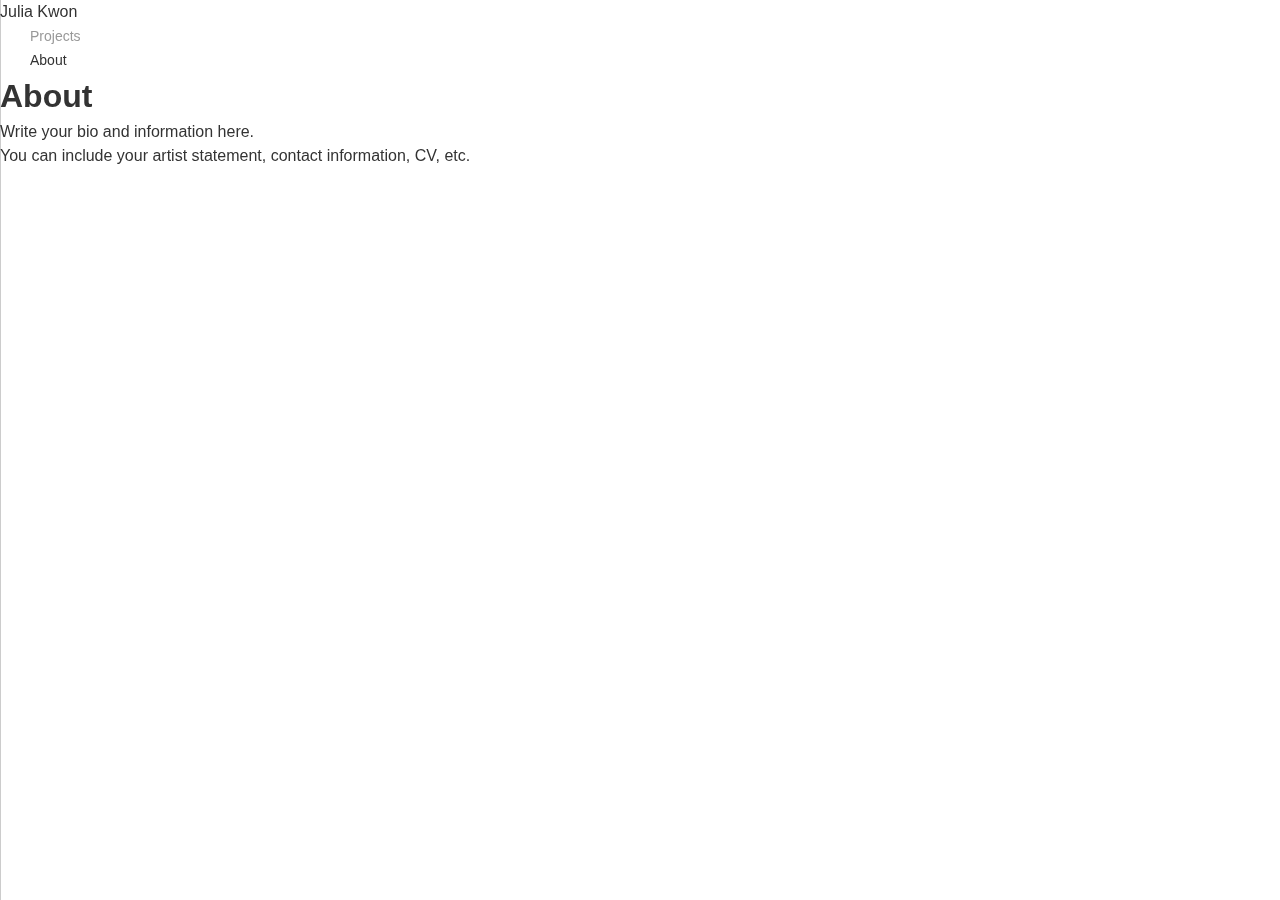
<file: about.html>
<!DOCTYPE html>
<html lang="en">
<head>
  <meta charset="UTF-8">
  <meta name="viewport" content="width=device-width, initial-scale=1.0">
  <title>About | Julia Kwon</title>
  <link rel="stylesheet" href="style.css">
</head>
<body>
  <!-- Navigation -->
  <div class="navigation">
    <div class="name"><a href="index.html">Julia Kwon</a></div>
    <div class="nav-links">
      <div class="projects"><a href="projects.html">Projects</a></div>
      <div class="about"><a href="about.html" class="active">About</a></div>
    </div>
  </div>
  
  <!-- Grid with vertical lines -->
  <div class="grid-container">
    <!-- Vertical grid lines -->
    <div class="grid-lines">
      <div class="grid-line line-1"></div>
      <div class="grid-line line-2"></div>
      <div class="grid-line line-3"></div>
      <div class="grid-line line-4"></div>
      <div class="grid-line line-5"></div>
      <div class="grid-line line-6"></div>
      <div class="grid-line line-7"></div>
      <div class="grid-line line-8"></div>
      <div class="grid-line line-9"></div>
      <div class="grid-line line-10"></div>
      <div class="grid-line line-11"></div>
      <div class="grid-line line-12"></div>
    </div>
    
    <!-- About content -->
    <div class="about-content">
      <h1>About</h1>
      <p>Write your bio and information here.</p>
      <p>You can include your artist statement, contact information, CV, etc.</p>
    </div>
  </div>

  <script src="main.js"></script>
</body>
</html>
</file>
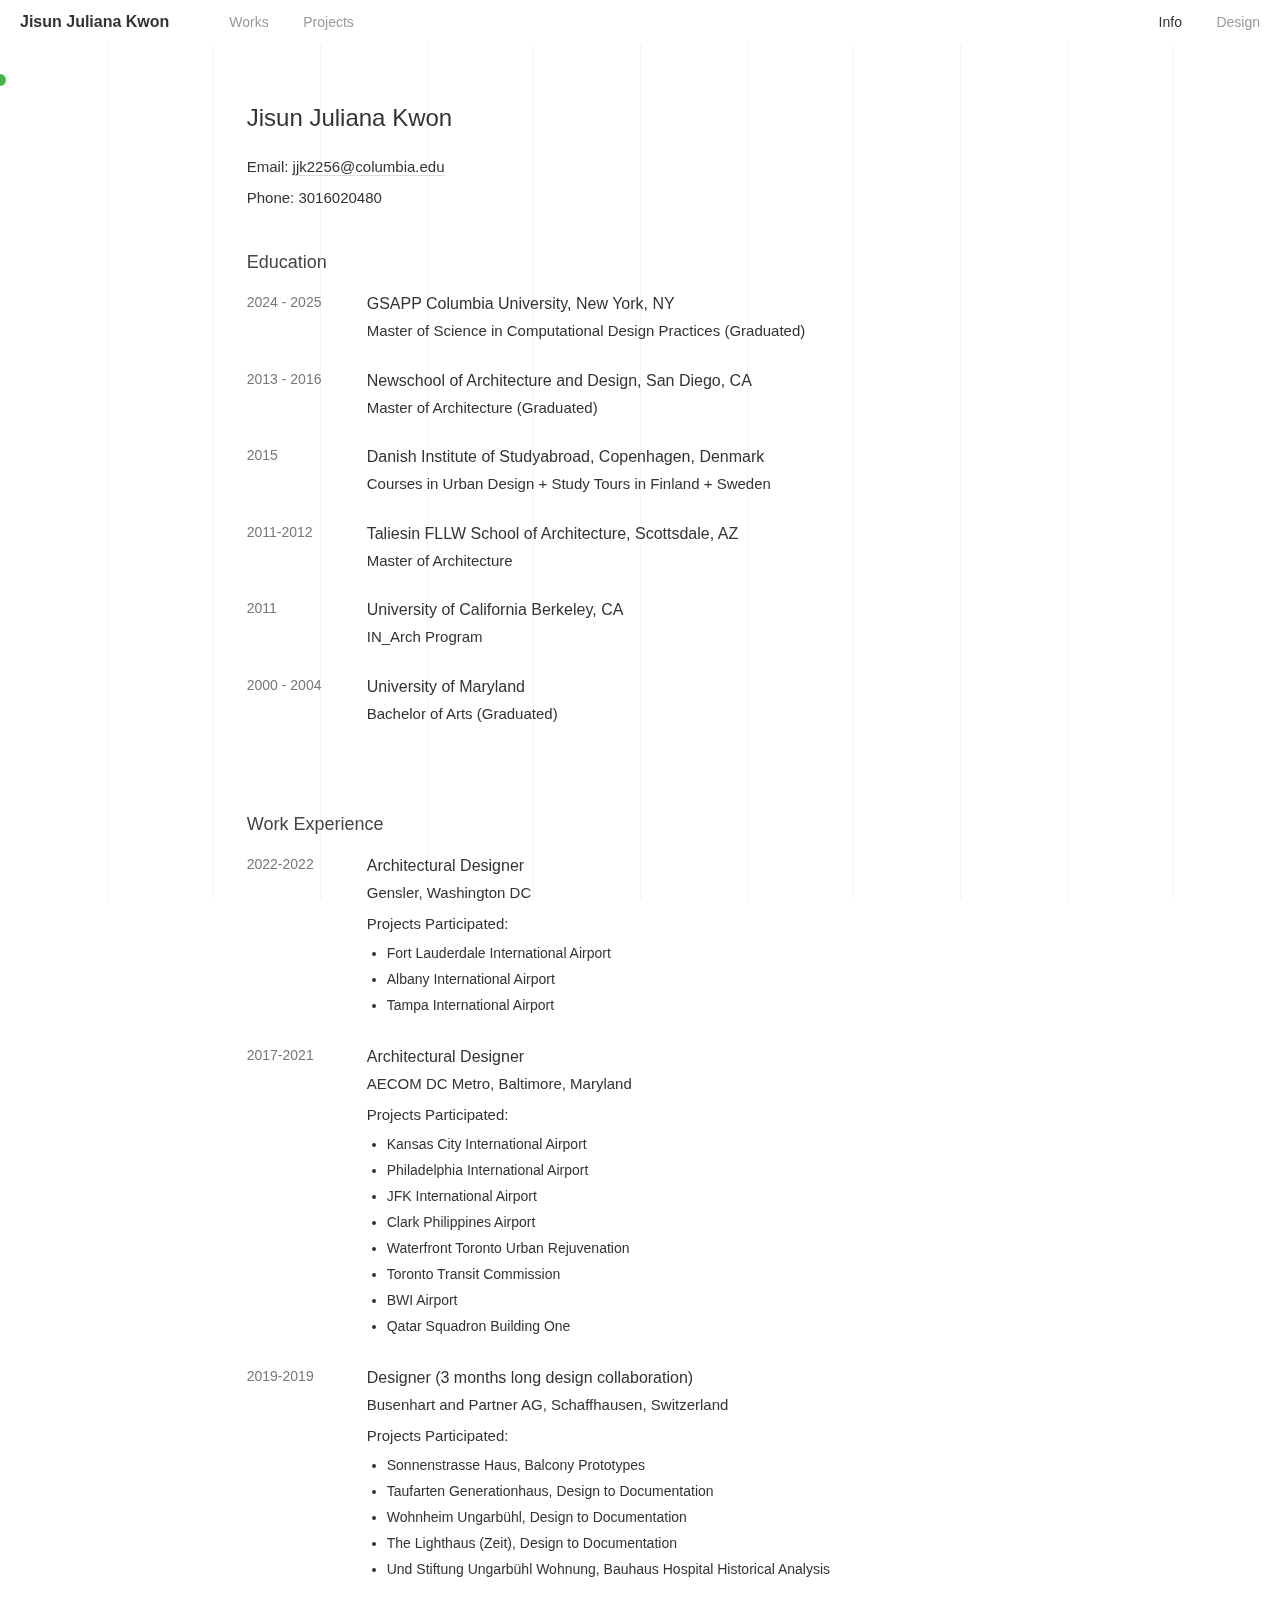
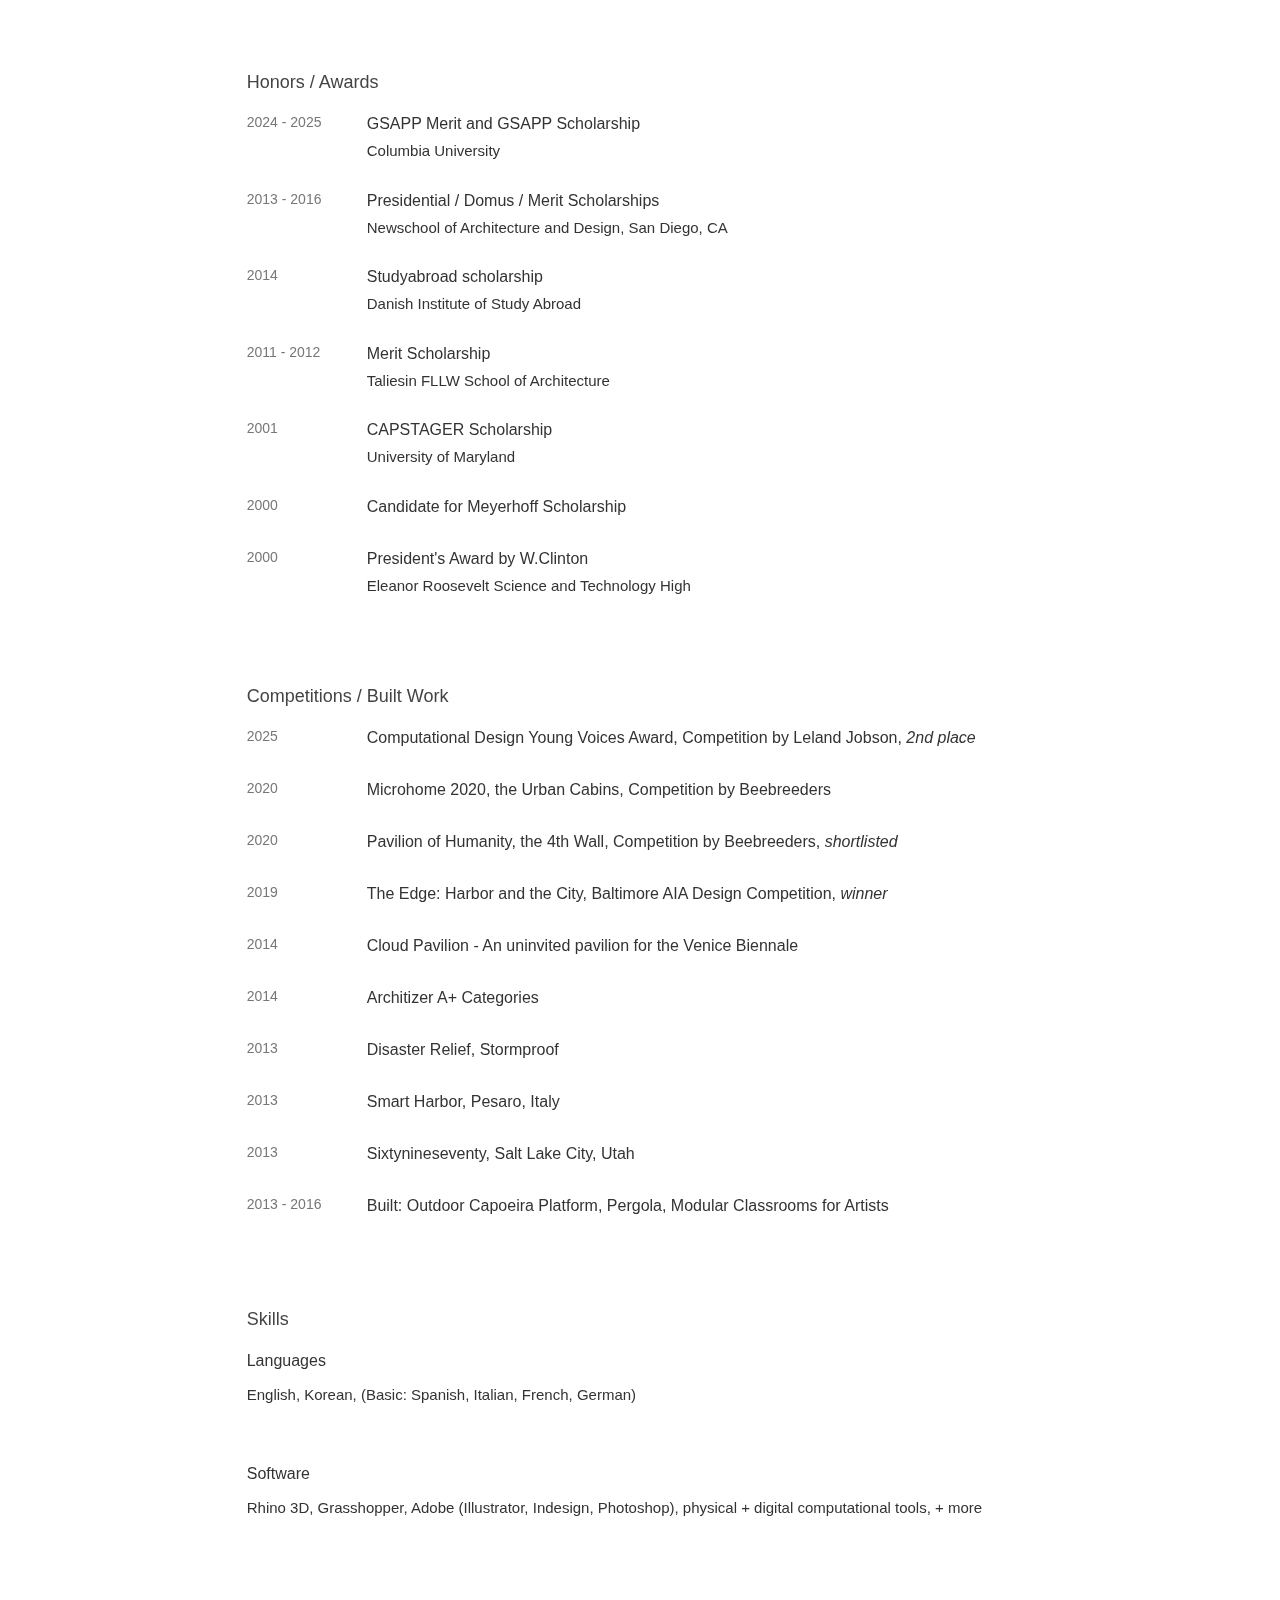
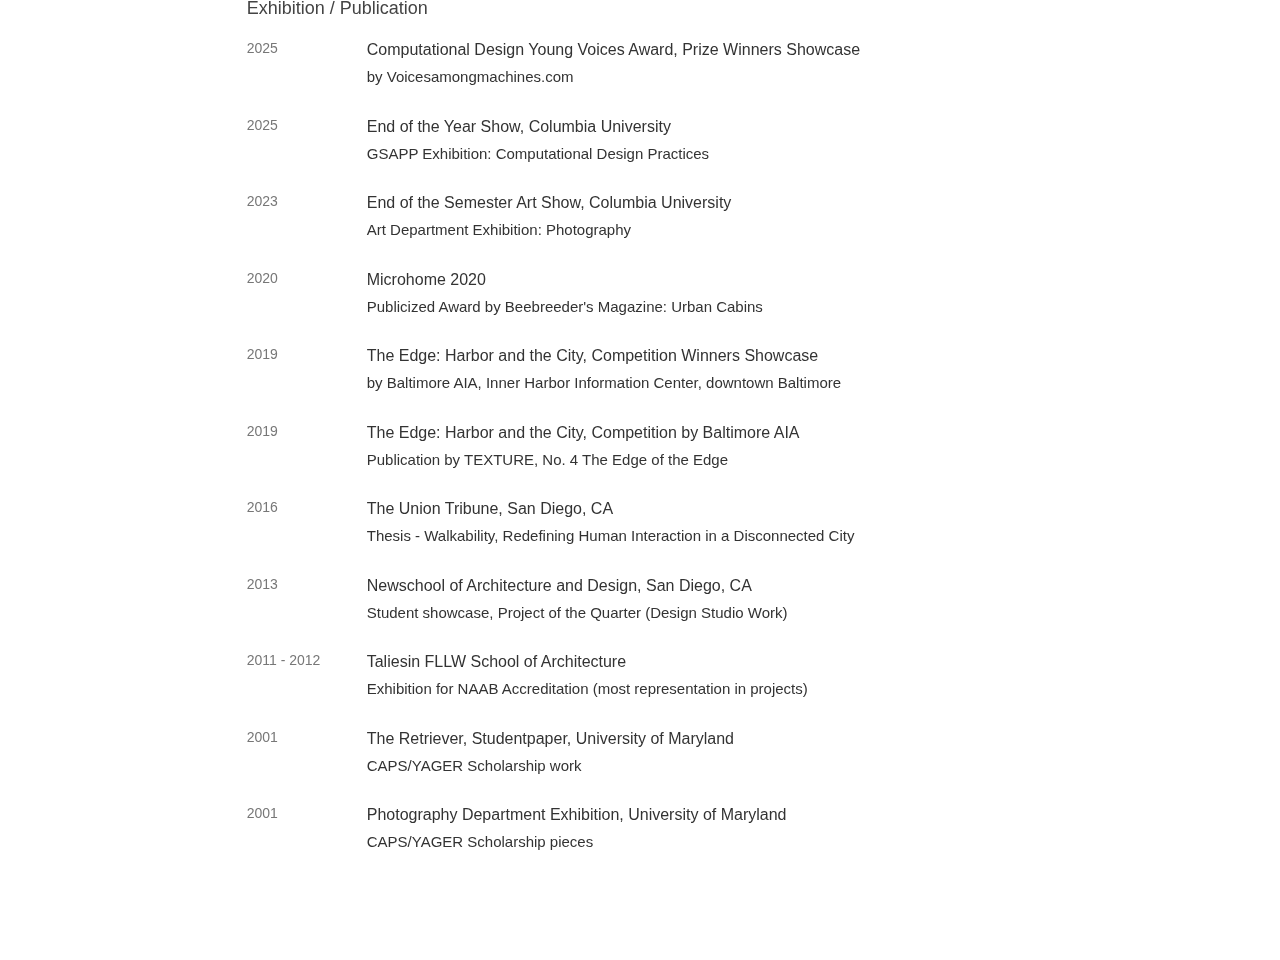
<file: info.html>
<!DOCTYPE html>
<html lang="en">
<head>
    <meta charset="UTF-8">
    <meta name="viewport" content="width=device-width, initial-scale=1.0, maximum-scale=1.0, user-scalable=no">
    <title>Info | Jisun Juliana Kwon</title>
    <link rel="stylesheet" href="style.css">
    <link rel="icon" type="image/svg+xml" href="green-circle-favicon.svg">
    <link rel="alternate icon" href="favicon.ico" type="image/x-icon">
</head>
<body>
    <!-- Custom Cursor -->
    <div class="cursor-dot" id="cursor-dot"></div>
    
    <!-- Vertical Grid Lines -->
    <div class="grid-lines" id="grid-lines">
        <!-- Grid lines will be created by JavaScript -->
    </div>

    <header>
        <a href="index.html" class="logo">Jisun Juliana Kwon</a>
        <div class="nav-container">
            <div class="nav-left">
                <div class="nav-links">
                    <a href="index.html" id="works-link" data-section="works">Works</a>
                    <a href="index.html#projects" id="projects-link" data-section="projects">Projects</a>
                </div>
            </div>
            <div class="nav-right">
                <div class="nav-links">
                    <a href="info.html" class="active">Info</a>
                    <a href="https://publuu.com/flip-book/906627/1984875" target="_blank">Design</a>
                </div>
            </div>
        </div>
    </header>
    
    <!-- Info Content -->
    <div class="info-container">
        <div class="info-content">
            <div class="info-section bio" style="border-bottom: none;">
                <h2 style="border-bottom: none; text-decoration: none; margin-bottom: 0; padding-bottom: 0;">Jisun Juliana Kwon</h2>
                <div class="bio-contact">
                    <p>Email: <a href="mailto:jjk2256@columbia.edu">jjk2256@columbia.edu</a></p>
                    <p>Phone: 3016020480</p>
                </div>
            </div>
            
            <div class="info-section cv">
                <div class="cv-section">
                    <h3>Education</h3>
                    
                    <div class="cv-entry">
                        <div class="cv-year">2024 - 2025</div>
                        <div class="cv-details">
                            <div class="cv-title">GSAPP Columbia University, New York, NY</div>
                            <div class="cv-institution">Master of Science in Computational Design Practices (Graduated)</div>
                        </div>
                    </div>
                    
                    <div class="cv-entry">
                        <div class="cv-year">2013 - 2016</div>
                        <div class="cv-details">
                            <div class="cv-title">Newschool of Architecture and Design, San Diego, CA</div>
                            <div class="cv-institution">Master of Architecture (Graduated)</div>
                        </div>
                    </div>
                    
                    <div class="cv-entry">
                        <div class="cv-year">2015</div>
                        <div class="cv-details">
                            <div class="cv-title">Danish Institute of Studyabroad, Copenhagen, Denmark</div>
                            <div class="cv-institution">Courses in Urban Design + Study Tours in Finland + Sweden</div>
                        </div>
                    </div>
                    
                    <div class="cv-entry">
                        <div class="cv-year">2011-2012</div>
                        <div class="cv-details">
                            <div class="cv-title">Taliesin FLLW School of Architecture, Scottsdale, AZ</div>
                            <div class="cv-institution">Master of Architecture</div>
                        </div>
                    </div>
                    
                    <div class="cv-entry">
                        <div class="cv-year">2011</div>
                        <div class="cv-details">
                            <div class="cv-title">University of California Berkeley, CA</div>
                            <div class="cv-institution">IN_Arch Program</div>
                        </div>
                    </div>
                    
                    <div class="cv-entry">
                        <div class="cv-year">2000 - 2004</div>
                        <div class="cv-details">
                            <div class="cv-title">University of Maryland</div>
                            <div class="cv-institution">Bachelor of Arts (Graduated)</div>
                        </div>
                    </div>
                </div>
                
                <div class="cv-section">
                    <h3>Work Experience</h3>
                    
                    <div class="cv-entry">
                        <div class="cv-year">2022-2022</div>
                        <div class="cv-details">
                            <div class="cv-title">Architectural Designer</div>
                            <div class="cv-institution">Gensler, Washington DC</div>
                            <div class="cv-projects">Projects Participated:</div>
                            <ul class="cv-description">
                                <li>Fort Lauderdale International Airport</li>
                                <li>Albany International Airport</li>
                                <li>Tampa International Airport</li>
                            </ul>
                        </div>
                    </div>
                    
                    <div class="cv-entry">
                        <div class="cv-year">2017-2021</div>
                        <div class="cv-details">
                            <div class="cv-title">Architectural Designer</div>
                            <div class="cv-institution">AECOM DC Metro, Baltimore, Maryland</div>
                            <div class="cv-projects">Projects Participated:</div>
                            <ul class="cv-description">
                                <li>Kansas City International Airport</li>
                                <li>Philadelphia International Airport</li>
                                <li>JFK International Airport</li>
                                <li>Clark Philippines Airport</li>
                                <li>Waterfront Toronto Urban Rejuvenation</li>
                                <li>Toronto Transit Commission</li>
                                <li>BWI Airport</li>
                                <li>Qatar Squadron Building One</li>
                            </ul>
                        </div>
                    </div>
                    
                    <div class="cv-entry">
                        <div class="cv-year">2019-2019</div>
                        <div class="cv-details">
                            <div class="cv-title">Designer (3 months long design collaboration)</div>
                            <div class="cv-institution">Busenhart and Partner AG, Schaffhausen, Switzerland</div>
                            <div class="cv-projects">Projects Participated:</div>
                            <ul class="cv-description">
                                <li>Sonnenstrasse Haus, Balcony Prototypes</li>
                                <li>Taufarten Generationhaus, Design to Documentation</li>
                                <li>Wohnheim Ungarbühl, Design to Documentation</li>
                                <li>The Lighthaus (Zeit), Design to Documentation</li>
                                <li>Und Stiftung Ungarbühl Wohnung, Bauhaus Hospital Historical Analysis</li>
                            </ul>
                        </div>
                    </div>
                </div>
                
                <div class="cv-section">
                    <h3>Honors / Awards</h3>
                    
                    <div class="cv-entry">
                        <div class="cv-year">2024 - 2025</div>
                        <div class="cv-details">
                            <div class="cv-title">GSAPP Merit and GSAPP Scholarship</div>
                            <div class="cv-institution">Columbia University</div>
                        </div>
                    </div>
                    
                    <div class="cv-entry">
                        <div class="cv-year">2013 - 2016</div>
                        <div class="cv-details">
                            <div class="cv-title">Presidential / Domus / Merit Scholarships</div>
                            <div class="cv-institution">Newschool of Architecture and Design, San Diego, CA</div>
                        </div>
                    </div>
                    
                    <div class="cv-entry">
                        <div class="cv-year">2014</div>
                        <div class="cv-details">
                            <div class="cv-title">Studyabroad scholarship</div>
                            <div class="cv-institution">Danish Institute of Study Abroad</div>
                        </div>
                    </div>
                    
                    <div class="cv-entry">
                        <div class="cv-year">2011 - 2012</div>
                        <div class="cv-details">
                            <div class="cv-title">Merit Scholarship</div>
                            <div class="cv-institution">Taliesin FLLW School of Architecture</div>
                        </div>
                    </div>
                    
                    <div class="cv-entry">
                        <div class="cv-year">2001</div>
                        <div class="cv-details">
                            <div class="cv-title">CAPSTAGER Scholarship</div>
                            <div class="cv-institution">University of Maryland</div>
                        </div>
                    </div>
                    
                    <div class="cv-entry">
                        <div class="cv-year">2000</div>
                        <div class="cv-details">
                            <div class="cv-title">Candidate for Meyerhoff Scholarship</div>
                        </div>
                    </div>
                    
                    <div class="cv-entry">
                        <div class="cv-year">2000</div>
                        <div class="cv-details">
                            <div class="cv-title">President's Award by W.Clinton</div>
                            <div class="cv-institution">Eleanor Roosevelt Science and Technology High</div>
                        </div>
                    </div>
                </div>
                
                <div class="cv-section">
                    <h3>Competitions / Built Work</h3>

                    <div class="cv-entry">
                        <div class="cv-year">2025</div>
                        <div class="cv-details">
                            <div class="cv-title">Computational Design Young Voices Award, Competition by Leland Jobson, <em>2nd place</em></div>
                        </div>
                    </div>
                    
                    <div class="cv-entry">
                        <div class="cv-year">2020</div>
                        <div class="cv-details">
                            <div class="cv-title">Microhome 2020, the Urban Cabins, Competition by Beebreeders</div>
                        </div>
                    </div>
                    
                    <div class="cv-entry">
                        <div class="cv-year">2020</div>
                        <div class="cv-details">
                            <div class="cv-title">Pavilion of Humanity, the 4th Wall, Competition by Beebreeders, <em>shortlisted</em></div>
                        </div>
                    </div>
                    
                    <div class="cv-entry">
                        <div class="cv-year">2019</div>
                        <div class="cv-details">
                            <div class="cv-title">The Edge: Harbor and the City, Baltimore AIA Design Competition, <em>winner</em></div>
                        </div>
                    </div>
                    
                    <div class="cv-entry">
                        <div class="cv-year">2014</div>
                        <div class="cv-details">
                            <div class="cv-title">Cloud Pavilion - An uninvited pavilion for the Venice Biennale</div>
                        </div>
                    </div>
                    
                    <div class="cv-entry">
                        <div class="cv-year">2014</div>
                        <div class="cv-details">
                            <div class="cv-title">Architizer A+ Categories</div>
                        </div>
                    </div>
                    
                    <div class="cv-entry">
                        <div class="cv-year">2013</div>
                        <div class="cv-details">
                            <div class="cv-title">Disaster Relief, Stormproof</div>
                        </div>
                    </div>
                    
                    <div class="cv-entry">
                        <div class="cv-year">2013</div>
                        <div class="cv-details">
                            <div class="cv-title">Smart Harbor, Pesaro, Italy</div>
                        </div>
                    </div>
                    
                    <div class="cv-entry">
                        <div class="cv-year">2013</div>
                        <div class="cv-details">
                            <div class="cv-title">Sixtynineseventy, Salt Lake City, Utah</div>
                        </div>
                    </div>
                    
                    <div class="cv-entry">
                        <div class="cv-year">2013 - 2016</div>
                        <div class="cv-details">
                            <div class="cv-title">Built: Outdoor Capoeira Platform, Pergola, Modular Classrooms for Artists</div>
                        </div>
                    </div>
                </div>
                
                <div class="cv-section">
                    <h3>Skills</h3>
                    
                    <div class="skills-container">
                        <div class="skills-category">
                            <h4>Languages</h4>
                            <p>English, Korean, (Basic: Spanish, Italian, French, German)</p>
                        </div>
                        
                        <div class="skills-category">
                            <h4>Software</h4>
                            <p>Rhino 3D, Grasshopper, Adobe (Illustrator, Indesign, Photoshop), physical + digital computational tools, + more</p>
                        </div>
                    </div>
                </div>
                
                <div class="cv-section">
                    <h3>Exhibition / Publication</h3>

                    <div class="cv-entry">
                        <div class="cv-year">2025</div>
                        <div class="cv-details">
                            <div class="cv-title">Computational Design Young Voices Award, Prize Winners Showcase</div>
                            <div class="cv-institution">by <a href="https://www.voicesamongmachines.com/" target="_blank">Voicesamongmachines.com</a></div>
                        </div>
                    </div>
                    
                    <div class="cv-entry">
                        <div class="cv-year">2025</div>
                        <div class="cv-details">
                            <div class="cv-title">End of the Year Show, Columbia University</div>
                            <div class="cv-institution">GSAPP Exhibition: Computational Design Practices</div>
                        </div>
                    </div>
                    
                    <div class="cv-entry">
                        <div class="cv-year">2023</div>
                        <div class="cv-details">
                            <div class="cv-title">End of the Semester Art Show, Columbia University</div>
                            <div class="cv-institution">Art Department Exhibition: Photography</div>
                        </div>
                    </div>
                    
                    <div class="cv-entry">
                        <div class="cv-year">2020</div>
                        <div class="cv-details">
                            <div class="cv-title">Microhome 2020</div>
                            <div class="cv-institution">Publicized Award by Beebreeder's Magazine: Urban Cabins</div>
                        </div>
                    </div>
                    
                    <div class="cv-entry">
                        <div class="cv-year">2019</div>
                        <div class="cv-details">
                            <div class="cv-title">The Edge: Harbor and the City, Competition Winners Showcase</div>
                            <div class="cv-institution">by Baltimore AIA, Inner Harbor Information Center, downtown Baltimore</div>
                        </div>
                    </div>
                    
                    <div class="cv-entry">
                        <div class="cv-year">2019</div>
                        <div class="cv-details">
                            <div class="cv-title">The Edge: Harbor and the City, Competition by Baltimore AIA</div>
                            <div class="cv-institution">Publication by TEXTURE, No. 4 The Edge of the Edge</div>
                        </div>
                    </div>
                    
                    <div class="cv-entry">
                        <div class="cv-year">2016</div>
                        <div class="cv-details">
                            <div class="cv-title">The Union Tribune, San Diego, CA</div>
                            <div class="cv-institution">Thesis - Walkability, Redefining Human Interaction in a Disconnected City</div>
                        </div>
                    </div>
                    
                    <div class="cv-entry">
                        <div class="cv-year">2013</div>
                        <div class="cv-details">
                            <div class="cv-title">Newschool of Architecture and Design, San Diego, CA</div>
                            <div class="cv-institution">Student showcase, Project of the Quarter (Design Studio Work)</div>
                        </div>
                    </div>
                    
                    <div class="cv-entry">
                        <div class="cv-year">2011 - 2012</div>
                        <div class="cv-details">
                            <div class="cv-title">Taliesin FLLW School of Architecture</div>
                            <div class="cv-institution">Exhibition for NAAB Accreditation (most representation in projects)</div>
                        </div>
                    </div>
                    
                    <div class="cv-entry">
                        <div class="cv-year">2001</div>
                        <div class="cv-details">
                            <div class="cv-title">The Retriever, Studentpaper, University of Maryland</div>
                            <div class="cv-institution">CAPS/YAGER Scholarship work</div>
                        </div>
                    </div>
                    
                    <div class="cv-entry">
                        <div class="cv-year">2001</div>
                        <div class="cv-details">
                            <div class="cv-title">Photography Department Exhibition, University of Maryland</div>
                            <div class="cv-institution">CAPS/YAGER Scholarship pieces</div>
                        </div>
                    </div>
                </div>
            </div>
        </div>
    </div>

    <script src="main.js"></script>
    <script>
        // Initialize when page loads
        document.addEventListener('DOMContentLoaded', function() {
            // Check if we're on GitHub Pages and update logo URL
            if (window.location.hostname === 'jjk2256.github.io') {
                document.querySelector('.logo').href = '/portfolio/index.html';
            }
            
            // Create grid lines
            if (typeof createGridLines === 'function') {
                createGridLines();
            }
            
            // Initialize custom cursor
            if (typeof initCustomCursor === 'function') {
                initCustomCursor();
            }
            
            // Handle navigation links
            document.querySelectorAll('a[data-section]').forEach(link => {
                link.addEventListener('click', function(e) {
                    e.preventDefault();
                    const section = this.getAttribute('data-section');
                    
                    // Add GitHub Pages path prefix if needed
                    const baseUrl = window.location.hostname === 'jjk2256.github.io' ? '/portfolio' : '';
                    
                    if (section === 'works') {
                        window.location.href = baseUrl + '/';
                    } else if (section === 'projects') {
                        window.location.href = baseUrl + '/#projects';
                    }
                });
            });
        });
    </script>
    
    <!-- GitHub Pages path handling -->
    <script>
        // Global function to fix all links when on GitHub Pages
        function fixGitHubPagesLinks() {
            if (window.location.hostname === 'jjk2256.github.io') {
                document.querySelectorAll('a[href]').forEach(link => {
                    const href = link.getAttribute('href');
                    
                    // Skip external links, hash links, mailto links and links that already use the correct format
                    if (href && !href.startsWith('http') && !href.startsWith('#') && 
                        !href.startsWith('mailto:')) {
                        
                        // For relative or absolute internal links, use getNavigationPath
                        if ((href.startsWith('/') || !href.includes('://')) && 
                            !href.startsWith('/portfolio/') && 
                            href !== '' && 
                            !href.startsWith('#')) {
                            
                            // Use getNavigationPath to ensure consistent path formatting
                            link.href = getNavigationPath(href);
                        }
                    }
                });
            }
        }
        
        // Run once on page load
        document.addEventListener('DOMContentLoaded', fixGitHubPagesLinks);
        
        // Run whenever content might be dynamically added or changed
        window.addEventListener('load', fixGitHubPagesLinks);
        document.addEventListener('DOMNodeInserted', function() {
            // Use debounce/throttle to avoid running too often
            if (window.fixLinksTimeout) {
                clearTimeout(window.fixLinksTimeout);
            }
            window.fixLinksTimeout = setTimeout(fixGitHubPagesLinks, 500);
        });
    </script>
</body>
</html>
</file>
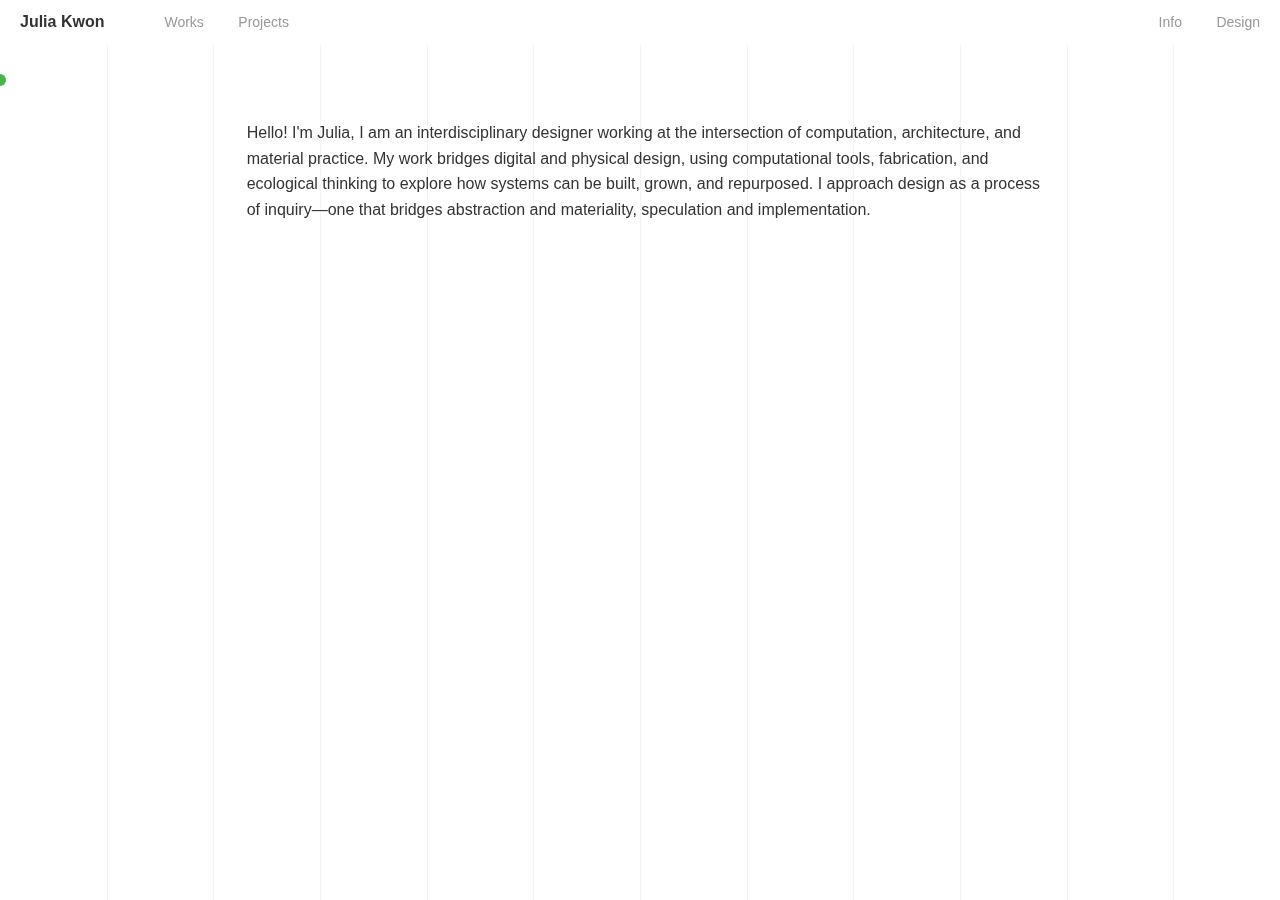
<file: intro.html>
<!DOCTYPE html>
<html lang="en">
<head>
    <meta charset="UTF-8">
    <meta name="viewport" content="width=device-width, initial-scale=1.0, maximum-scale=1.0, user-scalable=no">
    <title>Julia Kwon - Introduction</title>
    <link rel="stylesheet" href="style.css">
    <link rel="icon" type="image/svg+xml" href="green-circle-favicon.svg">
    <link rel="alternate icon" href="favicon.ico" type="image/x-icon">
    <style>
        .intro-text {
            font-size: 16px;
            line-height: 1.6;
            margin: 20px 0;
            max-width: 800px;
            color: #333;
        }
    </style>
</head>
<body>
    <!-- Custom Cursor -->
    <div class="cursor-dot" id="cursor-dot"></div>
    
    <!-- Vertical Grid Lines -->
    <div class="grid-lines" id="grid-lines">
        <!-- Grid lines will be created by JavaScript -->
    </div>

    <header>
        <a href="intro.html" class="logo" id="logo-link">Julia Kwon</a>
        <div class="nav-container">
            <div class="nav-left">
                <div class="nav-links">
                    <a href="#" id="works-link-intro" class="nav-link-direct">Works</a>
                    <a href="#" id="projects-link-intro" class="nav-link-direct">Projects</a>
                </div>
            </div>
            <div class="nav-right">
                <div class="nav-links">
                    <a href="info.html">Info</a>
                    <a href="https://publuu.com/flip-book/906627/1984875" target="_blank">Design</a>
                </div>
            </div>
        </div>
    </header>
    
    <div class="info-container">
        <div class="info-content">
            <div class="info-section">
                <p class="intro-text">
                    Hello! I'm Julia, I am an interdisciplinary designer working at the intersection of computation, architecture, and material practice. My work bridges digital and physical design, using computational tools, fabrication, and ecological thinking to explore how systems can be built, grown, and repurposed. I approach design as a process of inquiry—one that bridges abstraction and materiality, speculation and implementation.
                </p>
            </div>
        </div>
    </div>

    <script src="main.js"></script>
    <script>
        // Create grid lines when page loads
        document.addEventListener('DOMContentLoaded', function() {
            // Check if we're on GitHub Pages and update logo URL
            if (window.location.hostname === 'jjk2256.github.io') {
                document.querySelector('.logo').href = '/portfolio/intro.html';
            }
            
            createGridLines();
            initCustomCursor();
            
            // Initialize mobile About icon
            if (typeof initMobileAboutIcon === 'function') {
                initMobileAboutIcon();
            }
            
            // Direct navigation from the intro page
            document.getElementById('works-link-intro').addEventListener('click', function(e) {
                e.preventDefault();
                // Use the GitHub Pages path if needed
                const basePath = window.location.hostname === 'jjk2256.github.io' ? '/portfolio/' : '/';
                window.location.href = basePath + 'index.html';
            });
            
            document.getElementById('projects-link-intro').addEventListener('click', function(e) {
                e.preventDefault();
                // Use the GitHub Pages path if needed
                const basePath = window.location.hostname === 'jjk2256.github.io' ? '/portfolio/' : '/';
                window.location.href = basePath + 'index.html#projects';
            });
        });
        
        // Reposition grid lines on window resize
        window.addEventListener('resize', function() {
            createGridLines();
        });
    </script>
    
    <!-- GitHub Pages path handling -->
    <script>
        // Global function to fix all links when on GitHub Pages
        function fixGitHubPagesLinks() {
            if (window.location.hostname === 'jjk2256.github.io') {
                document.querySelectorAll('a[href]').forEach(link => {
                    const href = link.getAttribute('href');
                    
                    // Skip external links, hash links, mailto links and links that already use the correct format
                    if (href && !href.startsWith('http') && !href.startsWith('#') && 
                        !href.startsWith('mailto:')) {
                        
                        // For relative or absolute internal links, use getNavigationPath
                        if ((href.startsWith('/') || !href.includes('://')) && 
                            !href.startsWith('/portfolio/') && 
                            href !== '' && 
                            !href.startsWith('#')) {
                            
                            // Use getNavigationPath to ensure consistent path formatting
                            link.href = getNavigationPath(href);
                        }
                    }
                });
            }
        }
        
        // Run once on page load
        document.addEventListener('DOMContentLoaded', fixGitHubPagesLinks);
        
        // Run whenever content might be dynamically added or changed
        window.addEventListener('load', fixGitHubPagesLinks);
        document.addEventListener('DOMNodeInserted', function() {
            // Use debounce/throttle to avoid running too often
            if (window.fixLinksTimeout) {
                clearTimeout(window.fixLinksTimeout);
            }
            window.fixLinksTimeout = setTimeout(fixGitHubPagesLinks, 500);
        });
    </script>
    
    <!-- Mobile footer navigation -->
    <div class="mobile-footer-nav" id="mobile-footer-nav" style="display: none;">
        <a href="index.html" id="mobile-works-link">Works</a>
        <a href="index.html#projects" id="mobile-projects-link">Projects</a>
        <a href="info.html" id="mobile-info-link">Info</a>
        <a href="https://publuu.com/flip-book/906627/1984875" target="_blank" id="mobile-design-link">Design</a>
    </div>
    
    <script>
        // Initialize mobile navigation
        document.addEventListener('DOMContentLoaded', function() {
            // Check if we're on mobile
            const isMobile = window.innerWidth <= 768 || 
                             ('ontouchstart' in window) || 
                             (navigator.maxTouchPoints > 0);
            
            if (isMobile) {
                const mobileNav = document.getElementById('mobile-footer-nav');
                if (mobileNav) mobileNav.style.display = 'flex';
                
                // No active state for intro page
            }
        });
        
        // Update mobile nav on resize
        window.addEventListener('resize', function() {
            const isMobile = window.innerWidth <= 768 || 
                             ('ontouchstart' in window) || 
                             (navigator.maxTouchPoints > 0);
            
            const mobileNav = document.getElementById('mobile-footer-nav');
            if (mobileNav) {
                mobileNav.style.display = isMobile ? 'flex' : 'none';
            }
        });
    </script>
</body>
</html>
</file>
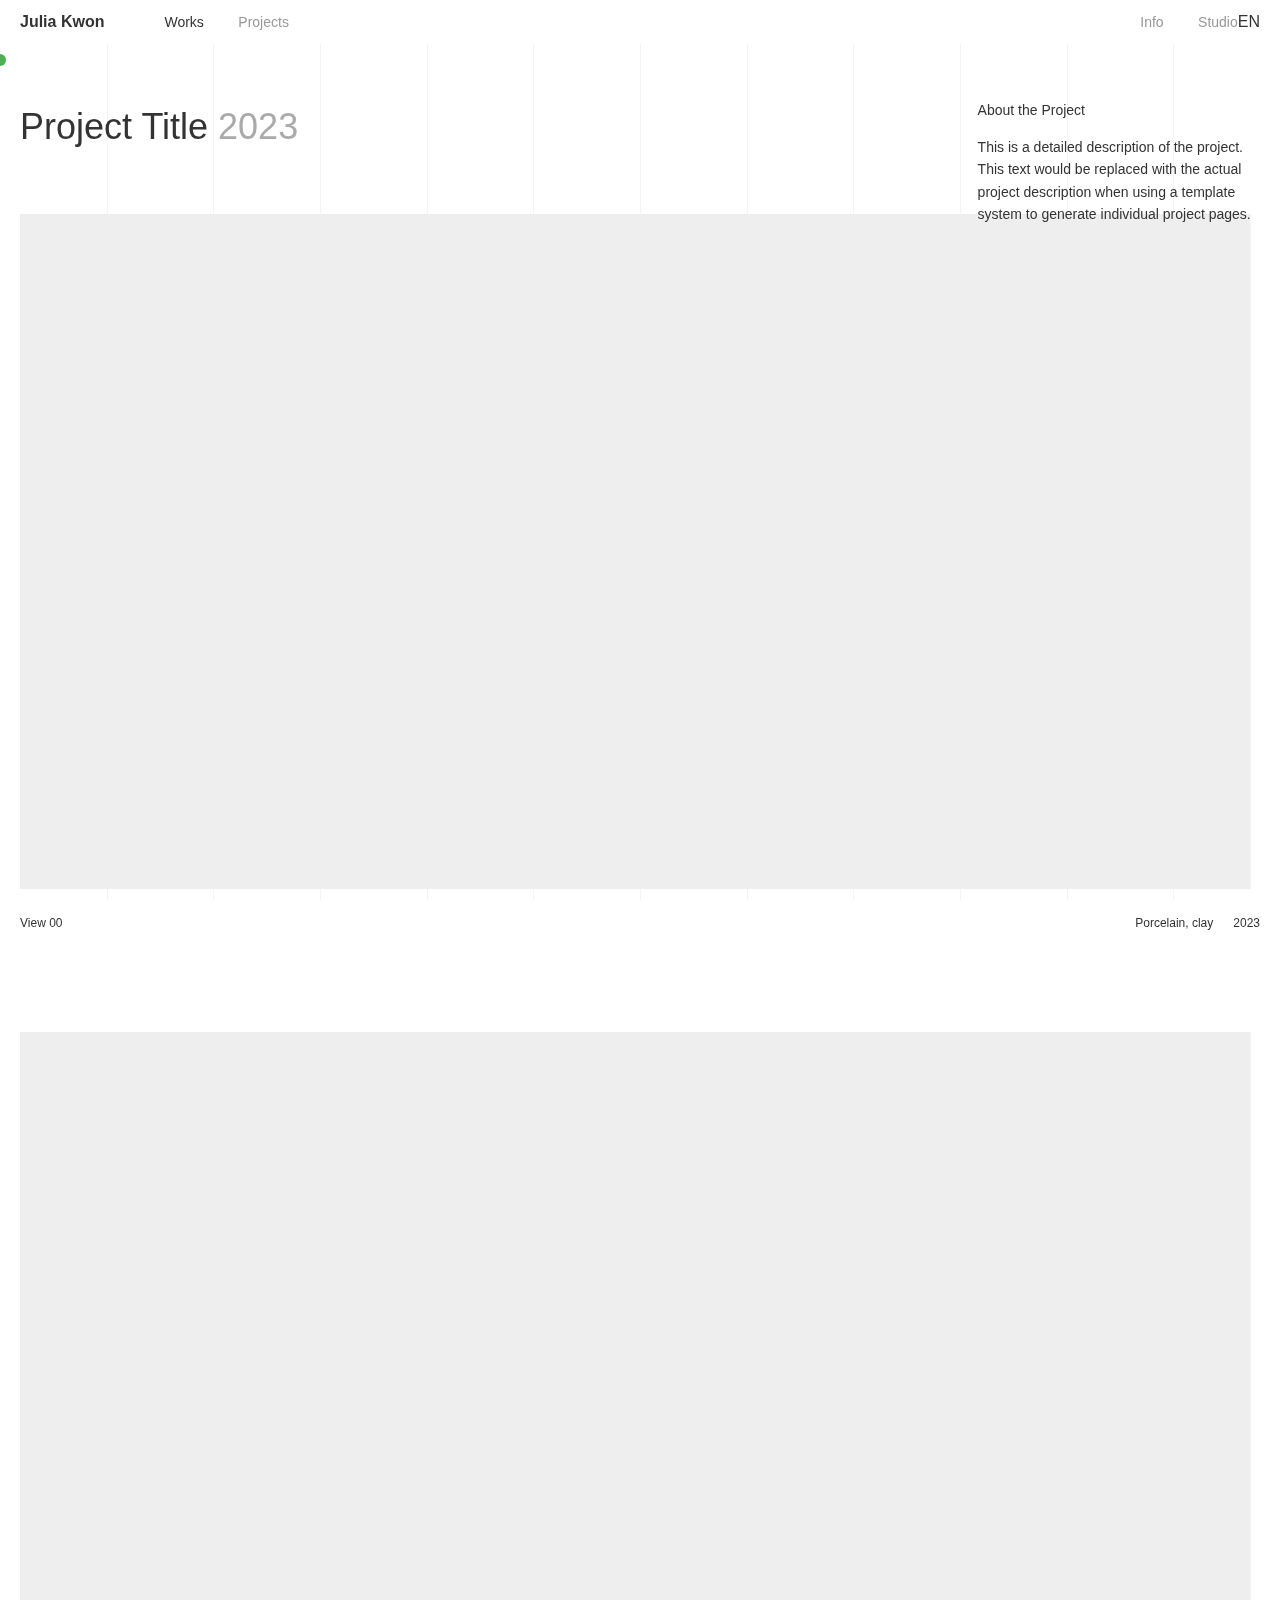
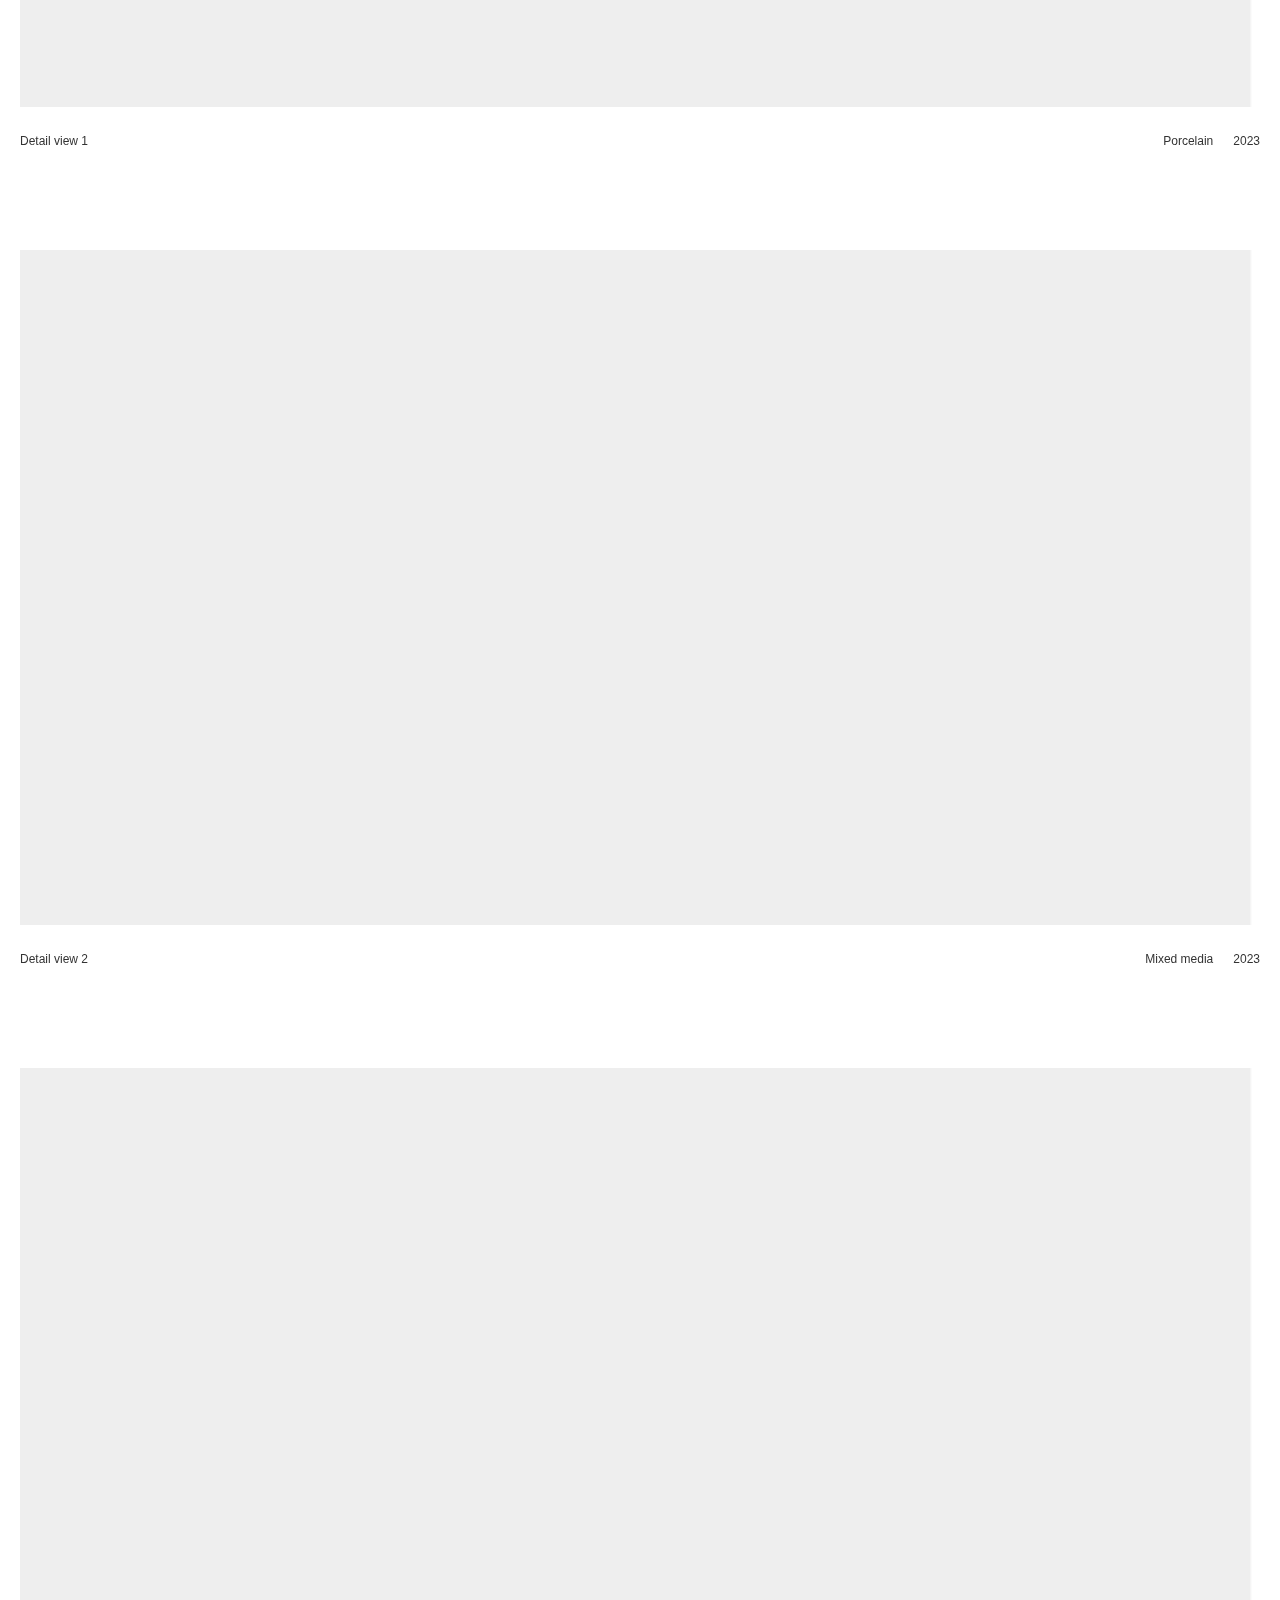
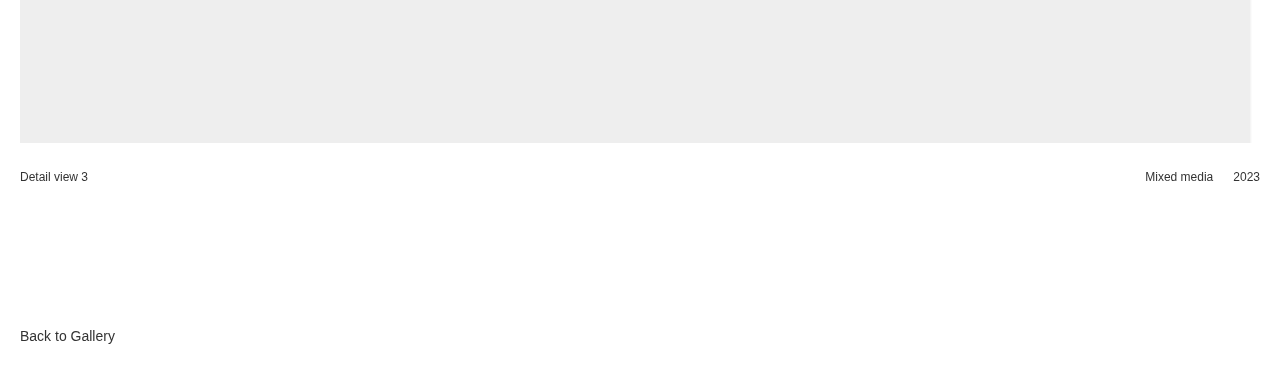
<file: project-detail.html>
<!DOCTYPE html>
<html lang="en">
<head>
    <meta charset="UTF-8">
    <meta name="viewport" content="width=device-width, initial-scale=1.0">
    <title>Project Title | Julia Kwon</title>
    <link rel="stylesheet" href="style.css">
    <link rel="icon" type="image/svg+xml" href="green-circle-favicon.svg">
    <link rel="alternate icon" href="favicon.ico" type="image/x-icon">
</head>
<body>
    <!-- Custom Cursor -->
    <div class="cursor-dot" id="cursor-dot"></div>
    
    <!-- Vertical Grid Lines -->
    <div class="grid-lines" id="grid-lines">
        <!-- Grid lines will be created by JavaScript -->
    </div>

    <header>
        <a href="index.html" class="logo">Julia Kwon</a>
        <div class="nav-container">
            <div class="nav-left">
                <div class="nav-links">
                    <a href="index.html" class="active">Works</a>
                    <a href="index.html#projects">Projects</a>
                </div>
            </div>
            <div class="nav-right">
                <div class="nav-links">
                    <a href="#">Info</a>
                    <a href="#">Studio</a>
                </div>
            </div>
        </div>
        <a href="#" class="language-toggle">EN</a>
    </header>
    
    <div class="project-container">
        <div class="project-header">
            <h1 class="project-title">Project Title <span>2023</span></h1>
            <div class="project-info">
                <h2>About the Project</h2>
                <p>This is a detailed description of the project. This text would be replaced with the actual project description when using a template system to generate individual project pages.</p>
            </div>
        </div>
        
        <!-- Main Project Image -->
        <div class="project-image-wrapper">
            <img src="images/image00.png" alt="Project Title">
            <div class="image-caption">
                <span>View 00</span>
                <span>Porcelain, clay</span>
                <span>2023</span>
            </div>
        </div>
        
        <!-- Additional Project Images -->
        <div class="project-image-wrapper">
            <img src="images/image01.png" alt="Detail view">
            <div class="image-caption">
                <span>Detail view 1</span>
                <span>Porcelain</span>
                <span>2023</span>
            </div>
        </div>
        
        <div class="project-image-wrapper">
            <img src="images/image02.png" alt="Installation view">
            <div class="image-caption">
                <span>Detail view 2</span>
                <span>Mixed media</span>
                <span>2023</span>
            </div>
        </div>
        
        <div class="project-image-wrapper">
            <img src="images/image03.png" alt="Close-up view">
            <div class="image-caption">
                <span>Detail view 3</span>
                <span>Mixed media</span>
                <span>2023</span>
            </div>
        </div>
        
        <a href="index.html" class="back-to-gallery">Back to Gallery</a>
    </div>

    <script src="main.js"></script>
    <script>
        // Initialize when page loads
        document.addEventListener('DOMContentLoaded', function() {
            // Create grid lines
            createGridLines();
            
            // Initialize custom cursor
            initCustomCursor();
        });
    </script>
</body>
</html>
</file>
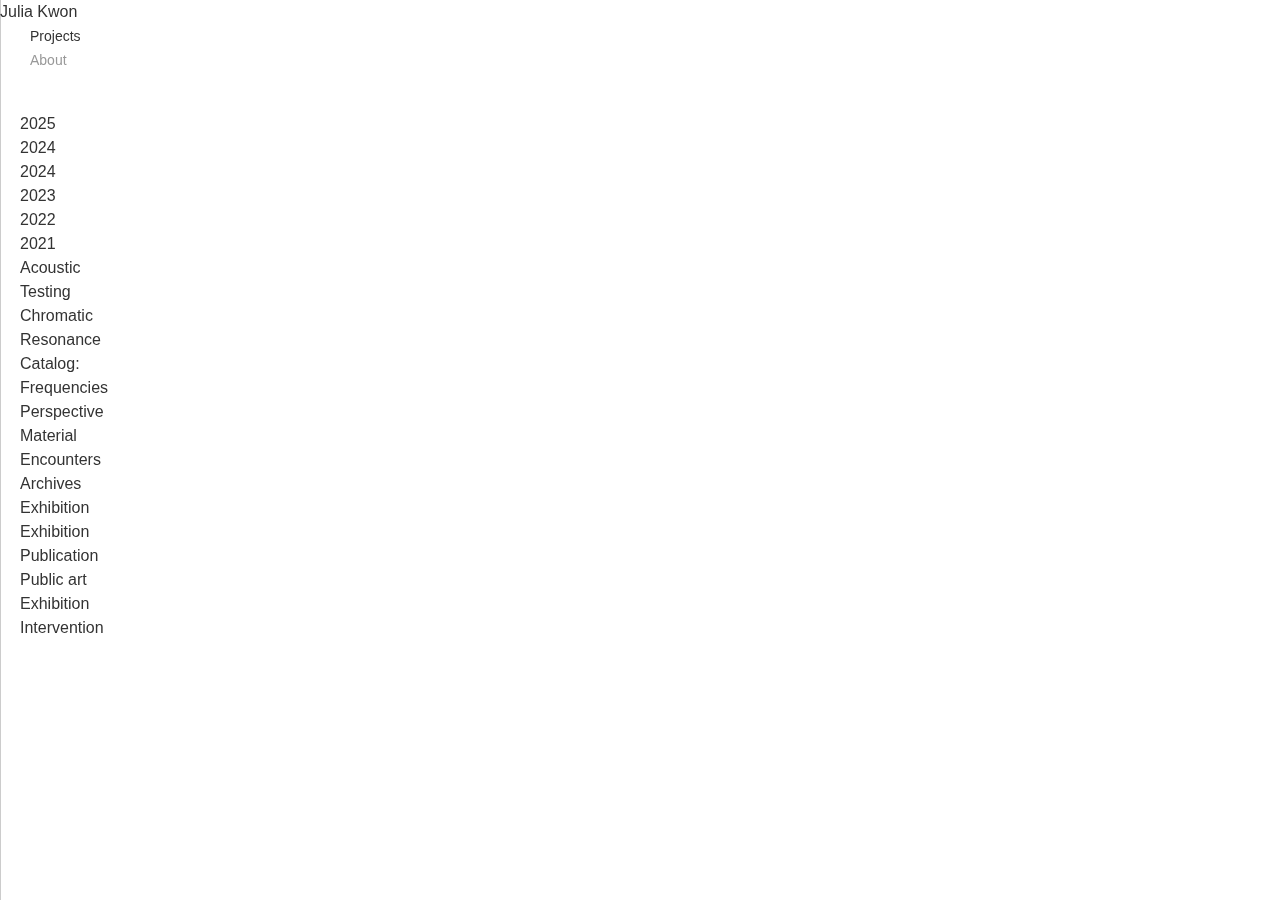
<file: projects.html>
<!DOCTYPE html>
<html lang="en">
<head>
  <meta charset="UTF-8">
  <meta name="viewport" content="width=device-width, initial-scale=1.0">
  <title>Projects | Julia Kwon</title>
  <link rel="stylesheet" href="style.css">
</head>
<body>
  <!-- Navigation -->
  <div class="navigation">
    <div class="name"><a href="index.html">Julia Kwon</a></div>
    <div class="nav-links">
      <div class="projects"><a href="projects.html" class="active">Projects</a></div>
      <div class="about"><a href="about.html">About</a></div>
    </div>
  </div>
  
  <!-- Grid with vertical lines -->
  <div class="grid-container">
    <!-- Vertical grid lines -->
    <div class="grid-lines">
      <div class="grid-line line-1"></div>
      <div class="grid-line line-2"></div>
      <div class="grid-line line-3"></div>
      <div class="grid-line line-4"></div>
      <div class="grid-line line-5"></div>
      <div class="grid-line line-6"></div>
      <div class="grid-line line-7"></div>
      <div class="grid-line line-8"></div>
      <div class="grid-line line-9"></div>
      <div class="grid-line line-10"></div>
      <div class="grid-line line-11"></div>
      <div class="grid-line line-12"></div>
    </div>
    
    <!-- Projects index -->
    <div class="projects-index">
      <div class="project-grid">
        <!-- Year Column -->
        <div class="years-column">
          <div class="year">2025</div>
          <div class="year">2024</div>
          <div class="year">2024</div>
          <div class="year">2023</div>
          <div class="year">2022</div>
          <div class="year">2021</div>
        </div>
        
        <!-- Project Title Column -->
        <div class="titles-column">
          <div class="title"><a href="projects/project1.html">Acoustic Testing</a></div>
          <div class="title"><a href="projects/project2.html">Chromatic Resonance</a></div>
          <div class="title"><a href="projects/project3.html">Catalog: Frequencies</a></div>
          <div class="title"><a href="projects/project4.html">Perspective</a></div>
          <div class="title"><a href="projects/project5.html">Material Encounters</a></div>
          <div class="title"><a href="projects/project6.html">Archives</a></div>
        </div>
        
        <!-- Project Type Column -->
        <div class="types-column">
          <div class="type">Exhibition</div>
          <div class="type">Exhibition</div>
          <div class="type">Publication</div>
          <div class="type">Public art</div>
          <div class="type">Exhibition</div>
          <div class="type">Intervention</div>
        </div>
      </div>
    </div>
  </div>

  <script src="main.js"></script>
</body>
</html>
</file>
<file: style.css>
/* ===== PORTFOLIO WEBSITE STYLES ===== */
/* Desktop styles only. All @media queries and mobile-specific CSS have been removed. */

/* ===== CUSTOM CURSOR ===== */
.cursor-dot {
    position: fixed;
    width: 12px;
    height: 12px;
    background-color: #4CAF50;
    border-radius: 50%;
    pointer-events: none;
    transform: translate(-50%, -50%);
    transition: width 0.2s, height 0.2s, background-color 0.2s;
    z-index: 9999;
    opacity: 0;
}

.cursor-dot.active {
    opacity: 1;
}

.cursor-dot.link-hover {
    width: 18px;
    height: 18px;
}

/* Cursor interactions */
a, .project-index-row, .back-to-gallery {
    cursor: none;
}

.gallery-item {
    cursor: pointer;
}

/* ===== GLOBAL STYLES ===== */
* {
    margin: 0;
    padding: 0;
    box-sizing: border-box;
}

body {
    font-family: 'Helvetica Neue', Arial, sans-serif;
    color: #333;
    background-color: #fff;
    line-height: 1.5;
    overflow-x: hidden;
    overflow-y: auto;
    position: relative;
    -webkit-font-smoothing: antialiased;
    -moz-osx-font-smoothing: grayscale;
    height: auto;
    min-height: 100%;
}

/* Grid background */
.grid-lines {
    position: fixed;
    top: 0;
    left: 0;
    width: 100%;
    height: 100%;
    z-index: -1;
    pointer-events: none;
}

.grid-line {
    position: absolute;
    top: 0;
    height: 100%;
    width: 1px;
    background-color: rgba(200, 200, 200, 0.2);
}

/* ===== TYPOGRAPHY & LINKS ===== */
a {
    text-decoration: none;
    color: #333;
    transition: color 0.3s ease;
}

a:hover {
    color: #000;
}

img {
    max-width: 100%;
    height: auto;
    display: block;
}

/* ===== HEADER & NAVIGATION ===== */
header {
    position: fixed;
    top: 0;
    left: 0;
    width: 100%;
    padding: 10px 20px;
    background-color: rgba(255, 255, 255, 0.95);
    z-index: 1000;
    display: flex;
    justify-content: flex-start;
    align-items: center;
    backdrop-filter: blur(5px);
    -webkit-backdrop-filter: blur(5px);
}

.logo {
    font-weight: 700;
    font-size: 16px;
    text-align: left;
}

.nav-container {
    display: flex;
    justify-content: space-between;
    flex-grow: 1;
    margin-left: 30px;
}

.nav-left {
    margin-left: 0;
}

.nav-links a {
    margin-left: 30px;
    font-size: 14px;
    color: #999;
    transition: color 0.3s ease;
}

.nav-links a.active {
    font-weight: 500;
    color: #333;
}

.nav-links a:hover, 
.logo:hover {
    color: #000;
}

/* ===== GALLERY LAYOUT ===== */
.gallery-container {
    margin-top: 80px;
    padding: 20px;
    min-height: calc(100vh - 80px);
    width: 100%;
    position: relative;
    display: flex;
    justify-content: center;
    overflow-y: auto;
}

#gallery {
    display: grid;
    grid-template-columns: repeat(4, 1fr);
    grid-gap: 30px;
    width: 100%;
    max-width: 100%;
    margin: 0;
    padding: 40px;
    justify-items: center;
    align-items: start;
}

.gallery-item {
    position: relative;
    width: 100%;
    opacity: 0;
    transition: opacity 0.3s ease, transform 0.3s ease;
    cursor: pointer;
    z-index: 1;
    display: flex;
    justify-content: center;
}

.gallery-item:hover {
    transform: scale(1.05);
}

.gallery-item img {
    display: block;
    opacity: 1;
    visibility: visible;
    box-shadow: 0 2px 8px rgba(0, 0, 0, 0.1);
    height: auto;
}

.title-overlay {
    position: absolute;
    top: 50%;
    left: 50%;
    transform: translate(-50%, -50%);
    background-color: rgba(255, 255, 255, 0.9);
    padding: 8px 12px;
    border-radius: 4px;
    font-size: 16px;
    font-weight: 500;
    color: #333;
    opacity: 0;
    visibility: hidden;
    transition: opacity 0.3s ease, visibility 0.3s;
    z-index: 2;
    pointer-events: none;
    text-align: center;
    box-shadow: 0 2px 10px rgba(0, 0, 0, 0.1);
}

.gallery-item:hover .title-overlay {
    opacity: 1;
    visibility: visible;
}

/* ===== PROJECT DETAIL PAGES ===== */
.project-container {
    margin-top: 60px;
    padding: 40px 20px;
    min-height: 100vh;
    overflow-y: auto;
}

.project-header {
    display: flex;
    justify-content: space-between;
    margin-bottom: 60px;
    position: relative;
}

.project-title {
    font-size: 36px;
    font-weight: normal;
    max-width: 60%;
}

.project-title span {
    color: #aaa;
}

/* Project info sidebar */
.project-info,
.photo-description {
    width: calc(25% - 20px);
    position: absolute;
    left: calc(74% + 40px);
}

.photo-description {
    max-width: calc(25% - 20px);
    margin-bottom: 40px;
}

.project-info h2 {
    font-size: 14px;
    font-weight: 500;
    margin-bottom: 15px;
}

.project-info p {
    font-size: 14px;
    line-height: 1.6;
    margin-bottom: 15px;
}

.project-info p a {
    color: #777;
    font-weight: bold;
    text-decoration: none;
}

.project-info p a:hover {
    color: #555;
}

/* Project images */
.project-image-wrapper {
    width: 100%;
    margin-bottom: 100px;
    display: flex;
    flex-direction: column;
}

.project-image-wrapper img {
    width: 100%;
    height: auto;
    margin-bottom: 15px;
}

/* Hero image variations */
.project-image-wrapper img.hero-image {
    width: 50%;
    height: auto;
    margin: 0;
    display: block;
}

.project-image-wrapper img.hero-image + .image-caption {
    width: 50%;
}

.project-image-wrapper img.capstone-hero-image {
    width: 56.25%;
    margin: 0;
}

.project-image-wrapper img.capstone-hero-image + .image-caption {
    width: 56.25%;
    transform: translateY(-43.75%);
}

#project-detail[data-project="capstone_make"] .project-image-wrapper img.hero-image,
#project-detail[data-project="capstone_grow"] .project-image-wrapper img.hero-image,
#project-detail[data-project="capstone_test"] .project-image-wrapper img.hero-image {
    width: 25%;
    margin: 0;
}

#project-detail[data-project="capstone_make"] .project-image-wrapper img.hero-image + .image-caption,
#project-detail[data-project="capstone_grow"] .project-image-wrapper img.hero-image + .image-caption,
#project-detail[data-project="capstone_test"] .project-image-wrapper img.hero-image + .image-caption {
    width: 25%;
    transform: translateY(-75%);
}

.project-image-wrapper img.dataviz-hero-image {
    width: 35%;
    margin: 0;
}

.project-image-wrapper img.dataviz-hero-image + .image-caption {
    width: 35%;
}

.project-image-wrapper img.lumenbeat-hero-image {
    width: 35%;
    margin: 0;
}

.project-image-wrapper img.lumenbeat-hero-image + .image-caption {
    width: 35%;
}

/* Image captions */
.image-caption {
    display: flex;
    font-size: 12px;
    color: #333;
    margin-top: 10px;
    font-weight: normal;
}

.image-caption span:first-child {
    margin-right: auto;
}

.image-caption span:not(:first-child) {
    margin-left: 20px;
}

.caption-text {
    display: flex;
    width: 100%;
}

.caption-text span:first-child {
    margin-right: auto;
}

.caption-text span:not(:first-child) {
    margin-left: 20px;
}

.back-to-gallery {
    display: inline-block;
    margin-top: 40px;
    font-size: 14px;
    color: inherit;
    font-weight: normal;
}

/* ===== PROJECTS INDEX PAGE ===== */
.projects-index {
    margin-top: 40px;
    width: 100%;
    padding: 0 20px;
    display: grid;
    grid-template-columns: repeat(12, 1fr);
    grid-gap: 0;
}

.project-index-row {
    grid-column: 1 / span 12;
    display: grid;
    grid-template-columns: repeat(12, 1fr);
    padding: 7px 0;
    cursor: pointer;
    transition: color 0.2s ease, background-color 0.2s ease;
    position: relative;
    z-index: 1;
    font-weight: bold;
}

.project-index-row:hover {
    color: #000;
    background-color: rgba(0, 0, 0, 0.02);
}

.project-index-row:hover .project-year,
.project-index-row:hover .project-title,
.project-index-row:hover .project-category {
    color: #000;
}

.project-year {
    grid-column: 2 / span 2;
    color: #999;
    font-size: 18.75px;
}

.project-index-row .project-title {
    grid-column: 4 / span 6;
    font-size: 18.75px;
    font-weight: bold;
    pointer-events: none;
    color: #999;
}

.project-category {
    grid-column: 9 / span 1;
    text-align: left;
    color: #999;
    font-size: 18.75px;
    pointer-events: none;
    padding-left: 10%;
}

/* ===== ABOUT/INFO PAGES ===== */
.info-container {
    margin-top: 80px;
    padding: 20px;
    position: relative;
    overflow-y: auto;
}

.info-content {
    position: relative;
    padding-left: calc(8.33% + 15px);
}

.info-section {
    width: calc(91.67% - 35px);
    position: relative;
    left: calc(8.33% + 15px);
    margin-bottom: 40px;
}

.info-section h2 {
    font-size: 24px;
    font-weight: 500;
    margin-bottom: 20px;
    padding-bottom: 8px;
    border-bottom: 1px solid #eee;
}

.info-section h3 {
    font-size: 18px;
    font-weight: 500;
    margin-bottom: 16px;
    color: #444;
}

.bio-text p {
    margin-bottom: 16px;
    font-size: 16px;
    line-height: 1.6;
    max-width: 800px;
}

.bio-contact {
    margin-top: 20px;
    margin-bottom: 30px;
}

.bio-contact p {
    margin-bottom: 8px;
    font-size: 15px;
}

.bio-contact a {
    color: #333;
    text-decoration: none;
    border-bottom: 1px solid #ddd;
    transition: border-color 0.2s ease;
}

.bio-contact a:hover {
    border-color: #999;
}

/* CV/Resume sections */
.cv-section {
    margin-bottom: 50px;
    padding-bottom: 10px;
}

.cv-entry {
    display: flex;
    margin-bottom: 24px;
}

.cv-year {
    width: 120px;
    flex-shrink: 0;
    font-size: 14px;
    color: #777;
}

.cv-details {
    flex-grow: 1;
}

.cv-title {
    font-weight: 500;
    font-size: 16px;
    margin-bottom: 4px;
}

.cv-institution {
    font-size: 15px;
    margin-bottom: 2px;
}

.cv-location {
    font-size: 14px;
    color: #555;
    margin-bottom: 8px;
}

.cv-projects {
    margin-top: 8px;
    font-size: 15px;
    font-weight: 500;
}

.cv-description {
    padding-left: 20px;
    margin-top: 8px;
    font-size: 14px;
    line-height: 1.5;
}

.cv-description li {
    margin-bottom: 5px;
}

.cv-note {
    font-size: 14px;
    color: #666;
    font-style: italic;
    margin-top: 5px;
}

.cv-details em {
    font-style: italic;
}

/* Skills section */
.skills-container {
    display: flex;
    flex-wrap: wrap;
    gap: 40px;
    margin-top: 5px;
}

.skills-category {
    min-width: 200px;
}

.skills-category h4 {
    font-size: 16px;
    font-weight: 500;
    margin-bottom: 10px;
}

.skills-category ul {
    list-style-type: none;
    padding-left: 0;
}

.skills-category li {
    font-size: 14px;
    margin-bottom: 6px;
    color: #333;
}

.skills-category p {
    font-size: 15px;
    line-height: 1.6;
    margin-bottom: 15px;
}

.contact-info {
    font-size: 15px;
    line-height: 1.6;
}

.contact-info a {
    color: #333;
    text-decoration: none;
    border-bottom: 1px solid #ddd;
}

.contact-info a:hover {
    border-bottom: 1px solid #999;
}

/* ===== PHOTOGRAPHY PAGE ===== */
.photo-grid-container {
    display: grid;
    grid-template-columns: repeat(2, 1fr);
    grid-gap: 60px;
    width: 100%;
    margin: 60px 0;
}

.photo-section-title {
    font-size: 18px;
    font-weight: 500;
    margin-top: 60px;
    margin-bottom: 16px;
    color: #444;
}

.photo-description {
    max-width: 800px;
    margin-bottom: 40px;
    font-size: 15px;
    line-height: 1.6;
}

.photo-item {
    position: relative;
    transition: opacity 0.3s ease;
    cursor: none;
    margin-bottom: 60px;
    display: flex;
    flex-direction: column;
    align-items: flex-start;
    width: 100%;
}

.photo-item:hover {
    opacity: 0.9;
}

.photo-item img {
    width: 75%;
    height: auto;
    display: block;
    object-fit: contain;
    max-width: 100%;
}

.photo-item .image-caption {
    width: 75%;
    margin-top: 20px;
    display: flex;
    justify-content: space-between;
}

.caption-text {
    display: flex;
    justify-content: space-between;
    width: 100%;
    flex-wrap: nowrap;
}

/* ===== FULLSCREEN IMAGE VIEWER ===== */
.fullscreen-container {
    position: fixed;
    top: 0;
    left: 0;
    width: 100%;
    height: 100vh;
    background-color: rgba(255, 255, 255, 0.98);
    display: flex;
    justify-content: center;
    align-items: center;
    z-index: 1000;
    cursor: none;
}

.fullscreen-image {
    max-width: 85%;
    max-height: 85vh;
    object-fit: contain;
    box-shadow: 0 4px 12px rgba(0, 0, 0, 0.1);
}

.fullscreen-close {
    position: absolute;
    top: 20px;
    right: 30px;
    color: #333;
    font-size: 28px;
    cursor: none;
}

.fullscreen-close:hover {
    color: #000;
}

/* ===== VIDEO COMPONENTS ===== */
.project-video-wrapper {
    width: 100%;
    margin-bottom: 100px;
    display: flex;
    flex-direction: column;
}

#project-videos-container .project-video-wrapper {
    align-items: flex-end;
}

#project-images-container .project-video-wrapper {
    align-items: flex-start;
}

.right-aligned-video {
    align-items: flex-end !important;
    margin-bottom: 60px;
}

.right-aligned-video .project-video {
    margin-left: auto !important;
}

.project-video.youtube-video {
    width: 50%;
    aspect-ratio: 16 / 9;
    margin-bottom: 15px;
    background-color: #f5f5f5;
    border: none;
}

.project-video-wrapper .video-caption {
    width: 50%;
    display: flex;
    justify-content: space-between;
    font-size: 14px;
    color: #666;
    margin-top: 10px;
    font-weight: normal;
}

.project-video.youtube-video.hero-video {
    width: 50%;
}

.project-video.hero-video + .video-caption {
    width: 50%;
}
</file>
